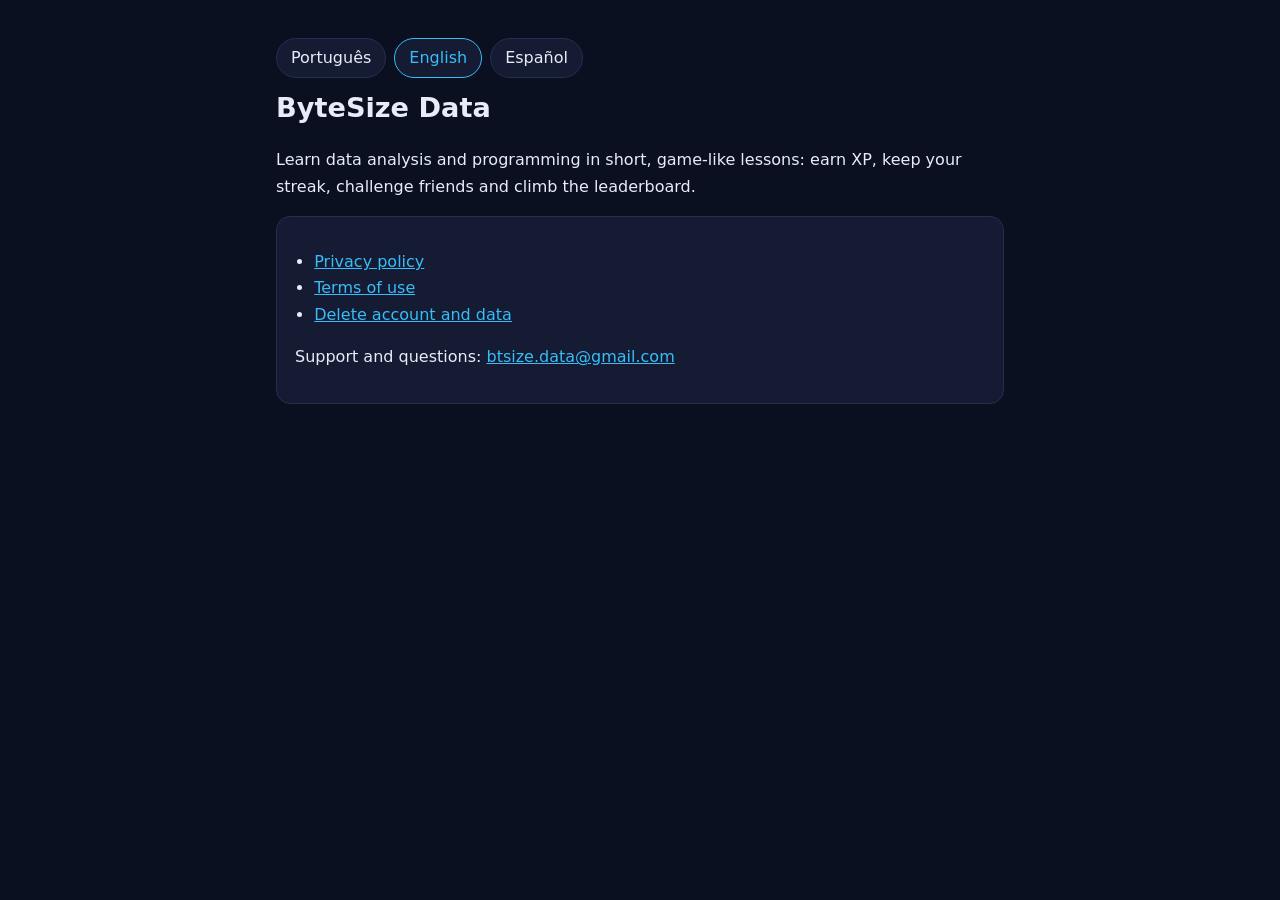
<file: index.html>
<!doctype html>
<html lang="pt">
<head>
<meta charset="utf-8">
<meta name="viewport" content="width=device-width, initial-scale=1">
<title>ByteSize Data</title>
<meta name="description" content="ByteSize Data: aprenda SQL, Python, Excel, estatística e lógica de programação em lições curtas, como um jogo.">
<link rel="stylesheet" href="style.css">
</head>
<body class="nojs">
<main>
<div class="langs" role="group" aria-label="Idioma / Language / Idioma">
  <button data-go="pt" aria-pressed="true">Português</button>
  <button data-go="en" aria-pressed="false">English</button>
  <button data-go="es" aria-pressed="false">Español</button>
</div>

<section data-lang="pt" lang="pt">
<h1>ByteSize Data</h1>
<p>Aprenda análise de dados e programação em lições curtas, como um jogo: ganhe XP, mantenha a sequência, desafie amigos e suba no ranking.</p>
<div class="card">
<ul>
<li><a href="privacy.html">Política de privacidade</a></li>
<li><a href="terms.html">Termos de uso</a></li>
<li><a href="delete-account.html">Excluir conta e dados</a></li>
</ul>
<p>Suporte e dúvidas: <a href="mailto:btsize.data@gmail.com">btsize.data@gmail.com</a></p>
</div>
</section>

<section data-lang="en" lang="en">
<h1>ByteSize Data</h1>
<p>Learn data analysis and programming in short, game-like lessons: earn XP, keep your streak, challenge friends and climb the leaderboard.</p>
<div class="card">
<ul>
<li><a href="privacy.html">Privacy policy</a></li>
<li><a href="terms.html">Terms of use</a></li>
<li><a href="delete-account.html">Delete account and data</a></li>
</ul>
<p>Support and questions: <a href="mailto:btsize.data@gmail.com">btsize.data@gmail.com</a></p>
</div>
</section>

<section data-lang="es" lang="es">
<h1>ByteSize Data</h1>
<p>Aprende análisis de datos y programación en lecciones cortas, como un juego: gana XP, mantén tu racha, desafía a tus amigos y sube en el ranking.</p>
<div class="card">
<ul>
<li><a href="privacy.html">Política de privacidad</a></li>
<li><a href="terms.html">Términos de uso</a></li>
<li><a href="delete-account.html">Eliminar cuenta y datos</a></li>
</ul>
<p>Soporte y consultas: <a href="mailto:btsize.data@gmail.com">btsize.data@gmail.com</a></p>
</div>
</section>
</main>
<script src="lang.js"></script>
</body>
</html>
</file>
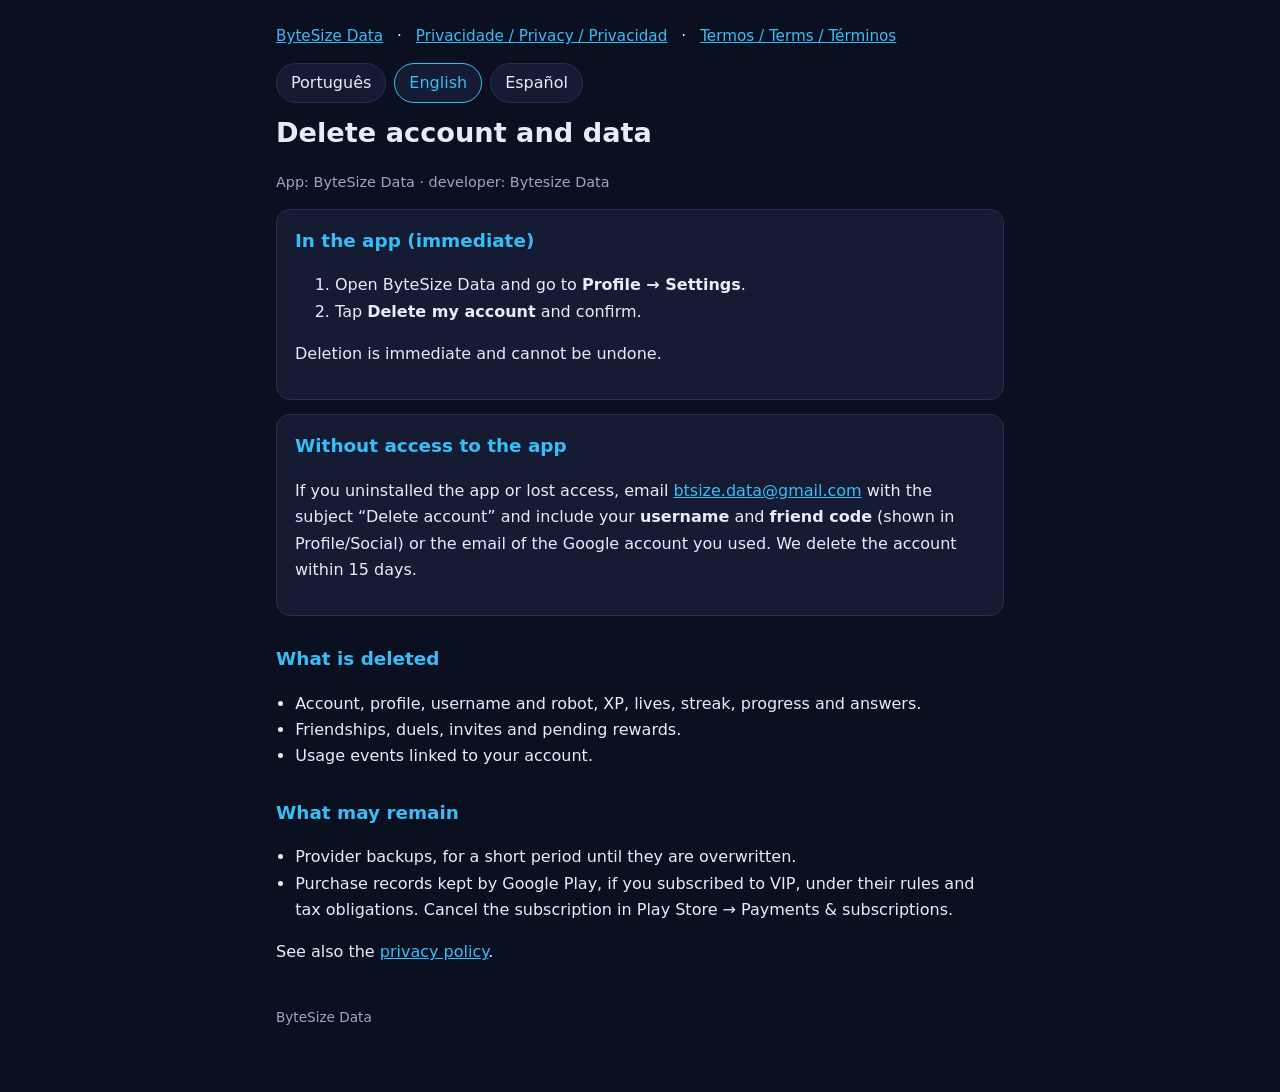
<file: delete-account.html>
<!doctype html>
<html lang="pt">
<head>
<meta charset="utf-8">
<meta name="viewport" content="width=device-width, initial-scale=1">
<title>Excluir conta · ByteSize Data</title>
<meta name="description" content="Como excluir sua conta e seus dados do ByteSize Data / How to delete your account / Cómo eliminar tu cuenta.">
<link rel="stylesheet" href="style.css">
</head>
<body class="nojs">
<main>
<nav class="top"><a href="index.html">ByteSize Data</a> · <a href="privacy.html">Privacidade / Privacy / Privacidad</a> · <a href="terms.html">Termos / Terms / Términos</a></nav>
<div class="langs" role="group" aria-label="Idioma / Language / Idioma">
  <button data-go="pt" aria-pressed="true">Português</button>
  <button data-go="en" aria-pressed="false">English</button>
  <button data-go="es" aria-pressed="false">Español</button>
</div>

<section data-lang="pt" lang="pt">
<h1>Excluir conta e dados</h1>
<p class="muted">App: ByteSize Data · desenvolvedor: Bytesize Data</p>

<div class="card">
<h2 style="margin-top:0">Pelo app (imediato)</h2>
<ol>
<li>Abra o ByteSize Data e entre em <strong>Perfil → Configurações</strong>.</li>
<li>Toque em <strong>Excluir minha conta</strong> e confirme.</li>
</ol>
<p>A exclusão é imediata e não pode ser desfeita.</p>
</div>

<div class="card">
<h2 style="margin-top:0">Sem acesso ao app</h2>
<p>Se você desinstalou o app ou perdeu o acesso, escreva para <a href="mailto:btsize.data@gmail.com">btsize.data@gmail.com</a> com o assunto “Excluir conta” e informe o <strong>nome de usuário</strong> e o <strong>código de amigo</strong> (aparece em Perfil/Social) ou o e-mail da conta Google usada. Apagamos a conta em até 15 dias.</p>
</div>

<h2>O que é apagado</h2>
<ul>
<li>Conta, perfil, nome de usuário e robô, XP, vidas, sequência, progresso e respostas.</li>
<li>Amizades, duelos, convites e recompensas pendentes.</li>
<li>Eventos de uso ligados à sua conta.</li>
</ul>
<h2>O que pode permanecer</h2>
<ul>
<li>Cópias de segurança do provedor, por um curto período até serem substituídas.</li>
<li>Registros de compra mantidos pelo Google Play, se você tiver assinado o VIP, conforme as regras e obrigações fiscais deles. Cancele a assinatura em Play Store → Pagamentos e assinaturas.</li>
</ul>
<p>Veja também a <a href="privacy.html">política de privacidade</a>.</p>
</section>

<section data-lang="en" lang="en">
<h1>Delete account and data</h1>
<p class="muted">App: ByteSize Data · developer: Bytesize Data</p>

<div class="card">
<h2 style="margin-top:0">In the app (immediate)</h2>
<ol>
<li>Open ByteSize Data and go to <strong>Profile → Settings</strong>.</li>
<li>Tap <strong>Delete my account</strong> and confirm.</li>
</ol>
<p>Deletion is immediate and cannot be undone.</p>
</div>

<div class="card">
<h2 style="margin-top:0">Without access to the app</h2>
<p>If you uninstalled the app or lost access, email <a href="mailto:btsize.data@gmail.com">btsize.data@gmail.com</a> with the subject “Delete account” and include your <strong>username</strong> and <strong>friend code</strong> (shown in Profile/Social) or the email of the Google account you used. We delete the account within 15 days.</p>
</div>

<h2>What is deleted</h2>
<ul>
<li>Account, profile, username and robot, XP, lives, streak, progress and answers.</li>
<li>Friendships, duels, invites and pending rewards.</li>
<li>Usage events linked to your account.</li>
</ul>
<h2>What may remain</h2>
<ul>
<li>Provider backups, for a short period until they are overwritten.</li>
<li>Purchase records kept by Google Play, if you subscribed to VIP, under their rules and tax obligations. Cancel the subscription in Play Store → Payments &amp; subscriptions.</li>
</ul>
<p>See also the <a href="privacy.html">privacy policy</a>.</p>
</section>

<section data-lang="es" lang="es">
<h1>Eliminar cuenta y datos</h1>
<p class="muted">App: ByteSize Data · desarrollador: Bytesize Data</p>

<div class="card">
<h2 style="margin-top:0">Desde la app (inmediato)</h2>
<ol>
<li>Abre ByteSize Data y entra en <strong>Perfil → Ajustes</strong>.</li>
<li>Toca <strong>Eliminar mi cuenta</strong> y confirma.</li>
</ol>
<p>La eliminación es inmediata y no se puede deshacer.</p>
</div>

<div class="card">
<h2 style="margin-top:0">Sin acceso a la app</h2>
<p>Si desinstalaste la app o perdiste el acceso, escribe a <a href="mailto:btsize.data@gmail.com">btsize.data@gmail.com</a> con el asunto “Eliminar cuenta” e indica tu <strong>nombre de usuario</strong> y tu <strong>código de amigo</strong> (aparece en Perfil/Social) o el correo de la cuenta de Google usada. Eliminamos la cuenta en un máximo de 15 días.</p>
</div>

<h2>Qué se elimina</h2>
<ul>
<li>Cuenta, perfil, nombre de usuario y robot, XP, vidas, racha, progreso y respuestas.</li>
<li>Amistades, duelos, invitaciones y recompensas pendientes.</li>
<li>Eventos de uso vinculados a tu cuenta.</li>
</ul>
<h2>Qué puede permanecer</h2>
<ul>
<li>Copias de seguridad del proveedor, por un breve período hasta ser reemplazadas.</li>
<li>Registros de compra que conserva Google Play, si te suscribiste al VIP, según sus reglas y obligaciones fiscales. Cancela la suscripción en Play Store → Pagos y suscripciones.</li>
</ul>
<p>Consulta también la <a href="privacy.html">política de privacidad</a>.</p>
</section>

<footer>ByteSize Data</footer>
</main>
<script src="lang.js"></script>
</body>
</html>
</file>
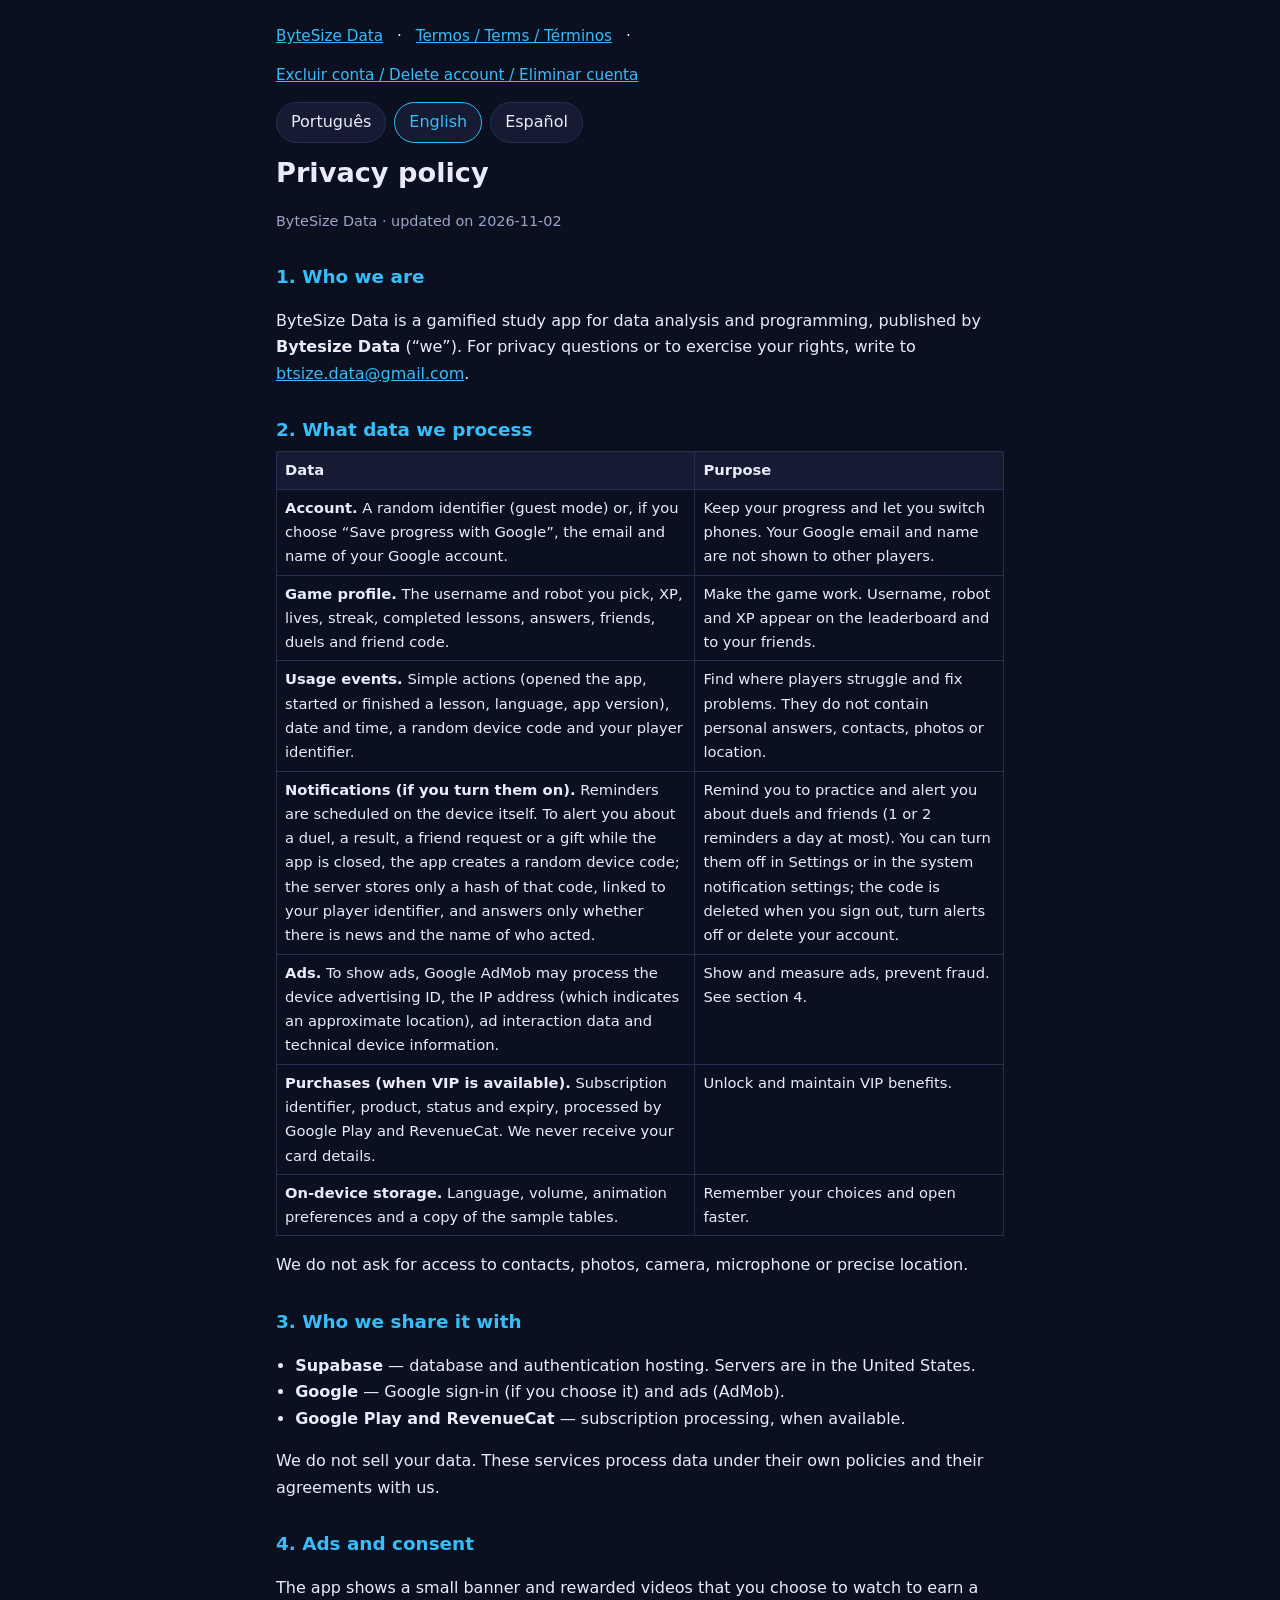
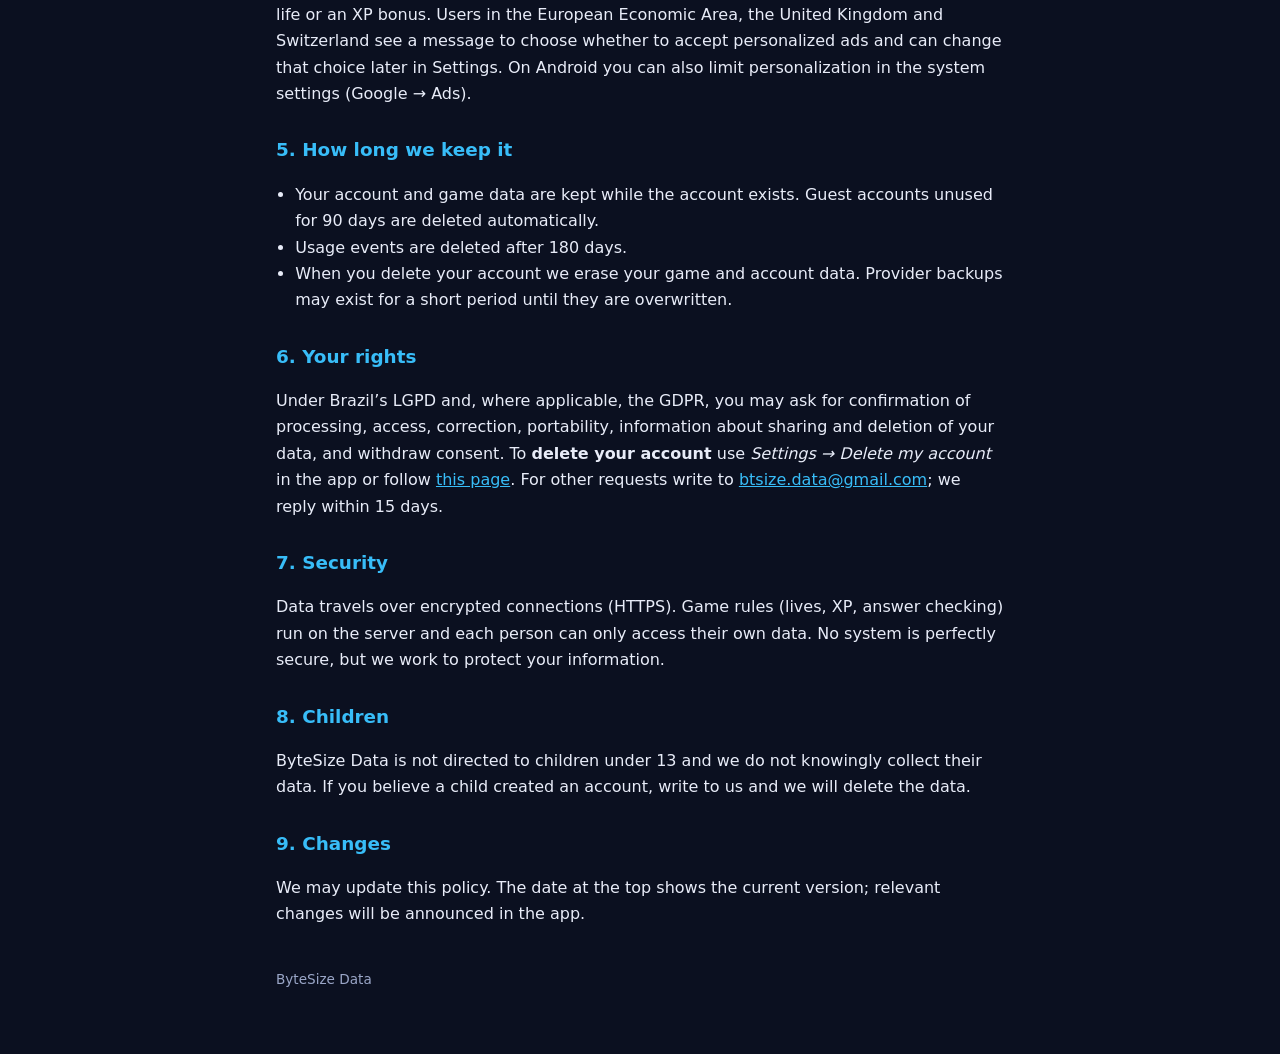
<file: privacy.html>
<!doctype html>
<html lang="pt">
<head>
<meta charset="utf-8">
<meta name="viewport" content="width=device-width, initial-scale=1">
<title>Privacidade · ByteSize Data</title>
<meta name="description" content="Política de privacidade do app ByteSize Data / Privacy policy / Política de privacidad.">
<link rel="stylesheet" href="style.css">
</head>
<body class="nojs">
<main>
<nav class="top"><a href="index.html">ByteSize Data</a> · <a href="terms.html">Termos / Terms / Términos</a> · <a href="delete-account.html">Excluir conta / Delete account / Eliminar cuenta</a></nav>
<div class="langs" role="group" aria-label="Idioma / Language / Idioma">
  <button data-go="pt" aria-pressed="true">Português</button>
  <button data-go="en" aria-pressed="false">English</button>
  <button data-go="es" aria-pressed="false">Español</button>
</div>

<!-- ============================== PORTUGUÊS ============================== -->
<section data-lang="pt" lang="pt">
<h1>Política de privacidade</h1>
<p class="muted">ByteSize Data · atualizada em 02/11/2026</p>

<h2>1. Quem somos</h2>
<p>O ByteSize Data é um aplicativo de estudo gamificado de análise de dados e programação, publicado por <strong>Bytesize Data</strong> (“nós”). Para falar sobre privacidade ou exercer seus direitos, escreva para <a href="mailto:btsize.data@gmail.com">btsize.data@gmail.com</a>.</p>

<h2>2. Quais dados tratamos</h2>
<table>
<tr><th>Dado</th><th>Para quê</th></tr>
<tr><td><strong>Conta.</strong> Um identificador aleatório (modo convidado) ou, se você escolher “Salvar progresso com Google”, o e-mail e o nome da sua conta Google.</td><td>Guardar seu progresso e permitir que você troque de celular. O e-mail e o nome do Google não aparecem para outros jogadores.</td></tr>
<tr><td><strong>Perfil do jogo.</strong> Nome de usuário e robô que você escolhe, XP, vidas, sequência de dias, lições feitas, respostas, amigos, duelos e código de amigo.</td><td>Fazer o jogo funcionar. Nome de usuário, robô e XP aparecem no ranking e para seus amigos.</td></tr>
<tr><td><strong>Eventos de uso.</strong> Ações simples (abriu o app, começou ou terminou uma lição, idioma, versão do app), a data e hora, um código aleatório do aparelho e o seu identificador de jogador.</td><td>Descobrir onde os jogadores têm dificuldade e corrigir problemas. Não contêm o conteúdo das suas respostas pessoais nem dados de contatos, fotos ou localização.</td></tr>
<tr><td><strong>Notificações (se você ativar).</strong> Os lembretes são agendados no próprio aparelho. Para avisar de duelo, resultado, pedido de amizade ou presente com o app fechado, o app gera um código aleatório do aparelho; o servidor guarda só um resumo (hash) desse código, ligado ao seu identificador de jogador, e responde apenas se há novidade e o nome de quem agiu.</td><td>Lembrar você de praticar e avisar de duelos e amigos (no máximo 1 ou 2 lembretes por dia). Você desliga em Configurações ou nas notificações do sistema; o código é apagado ao sair da conta, desligar os avisos ou excluir a conta.</td></tr>
<tr><td><strong>Anúncios.</strong> Para exibir anúncios, o Google AdMob pode tratar o ID de publicidade do aparelho, o endereço IP (que indica uma localização aproximada), dados de interação com anúncios e informações técnicas do aparelho.</td><td>Exibir e medir anúncios, evitar fraude. Veja a seção 4.</td></tr>
<tr><td><strong>Compras (quando o VIP estiver disponível).</strong> Identificador da assinatura, produto, status e validade, tratados pelo Google Play e pelo RevenueCat. Não recebemos os dados do seu cartão.</td><td>Liberar e manter os benefícios do VIP.</td></tr>
<tr><td><strong>Armazenamento no aparelho.</strong> Idioma, volume, preferências de animação e uma cópia das tabelas de exemplo.</td><td>Lembrar suas escolhas e abrir mais rápido.</td></tr>
</table>
<p>Não pedimos acesso a contatos, fotos, câmera, microfone ou localização precisa.</p>

<h2>3. Com quem compartilhamos</h2>
<ul>
<li><strong>Supabase</strong> — hospedagem do banco de dados e da autenticação. Os servidores ficam nos Estados Unidos.</li>
<li><strong>Google</strong> — login com Google (se você escolher) e anúncios (AdMob).</li>
<li><strong>Google Play e RevenueCat</strong> — processamento de assinaturas, quando disponíveis.</li>
</ul>
<p>Não vendemos seus dados. Esses serviços tratam os dados conforme as próprias políticas e contratos conosco.</p>

<h2>4. Anúncios e consentimento</h2>
<p>O app mostra um banner discreto e vídeos premiados, que você escolhe assistir para ganhar uma vida ou um bônus de XP. Usuários no Espaço Econômico Europeu, no Reino Unido e na Suíça veem uma mensagem para escolher se aceitam anúncios personalizados e podem mudar essa escolha depois em Configurações. No Android você também pode limitar a personalização nas configurações do sistema (Google → Anúncios).</p>

<h2>5. Por quanto tempo guardamos</h2>
<ul>
<li>Seus dados de conta e de jogo ficam enquanto a conta existir. Contas de convidado sem uso por 90 dias são apagadas automaticamente.</li>
<li>Eventos de uso são apagados depois de 180 dias.</li>
<li>Ao excluir a conta, apagamos seus dados de jogo e de conta. Cópias de segurança do provedor podem existir por um curto período até serem substituídas.</li>
</ul>

<h2>6. Seus direitos</h2>
<p>Conforme a LGPD (Lei 13.709/2018) e, quando aplicável, o GDPR, você pode pedir confirmação do tratamento, acesso, correção, portabilidade, informação sobre compartilhamento e a exclusão dos seus dados, além de retirar um consentimento. Para <strong>excluir a conta</strong> use <em>Configurações → Excluir minha conta</em> no app ou siga <a href="delete-account.html">esta página</a>. Para os demais pedidos escreva para <a href="mailto:btsize.data@gmail.com">btsize.data@gmail.com</a>; respondemos em até 15 dias.</p>

<h2>7. Segurança</h2>
<p>Os dados trafegam por conexão criptografada (HTTPS). As regras do jogo (vidas, XP, correção das respostas) ficam no servidor, e cada pessoa só acessa os próprios dados. Nenhum sistema é totalmente seguro, mas trabalhamos para proteger suas informações.</p>

<h2>8. Crianças</h2>
<p>O ByteSize Data não é direcionado a menores de 13 anos e não coletamos dados de crianças de forma intencional. Se você acredita que um menor criou uma conta, escreva para nós e apagaremos os dados.</p>

<h2>9. Mudanças</h2>
<p>Podemos atualizar esta política. A data no topo mostra a versão em vigor; mudanças relevantes serão avisadas no app.</p>
</section>

<!-- ============================== ENGLISH ============================== -->
<section data-lang="en" lang="en">
<h1>Privacy policy</h1>
<p class="muted">ByteSize Data · updated on 2026-11-02</p>

<h2>1. Who we are</h2>
<p>ByteSize Data is a gamified study app for data analysis and programming, published by <strong>Bytesize Data</strong> (“we”). For privacy questions or to exercise your rights, write to <a href="mailto:btsize.data@gmail.com">btsize.data@gmail.com</a>.</p>

<h2>2. What data we process</h2>
<table>
<tr><th>Data</th><th>Purpose</th></tr>
<tr><td><strong>Account.</strong> A random identifier (guest mode) or, if you choose “Save progress with Google”, the email and name of your Google account.</td><td>Keep your progress and let you switch phones. Your Google email and name are not shown to other players.</td></tr>
<tr><td><strong>Game profile.</strong> The username and robot you pick, XP, lives, streak, completed lessons, answers, friends, duels and friend code.</td><td>Make the game work. Username, robot and XP appear on the leaderboard and to your friends.</td></tr>
<tr><td><strong>Usage events.</strong> Simple actions (opened the app, started or finished a lesson, language, app version), date and time, a random device code and your player identifier.</td><td>Find where players struggle and fix problems. They do not contain personal answers, contacts, photos or location.</td></tr>
<tr><td><strong>Notifications (if you turn them on).</strong> Reminders are scheduled on the device itself. To alert you about a duel, a result, a friend request or a gift while the app is closed, the app creates a random device code; the server stores only a hash of that code, linked to your player identifier, and answers only whether there is news and the name of who acted.</td><td>Remind you to practice and alert you about duels and friends (1 or 2 reminders a day at most). You can turn them off in Settings or in the system notification settings; the code is deleted when you sign out, turn alerts off or delete your account.</td></tr>
<tr><td><strong>Ads.</strong> To show ads, Google AdMob may process the device advertising ID, the IP address (which indicates an approximate location), ad interaction data and technical device information.</td><td>Show and measure ads, prevent fraud. See section 4.</td></tr>
<tr><td><strong>Purchases (when VIP is available).</strong> Subscription identifier, product, status and expiry, processed by Google Play and RevenueCat. We never receive your card details.</td><td>Unlock and maintain VIP benefits.</td></tr>
<tr><td><strong>On-device storage.</strong> Language, volume, animation preferences and a copy of the sample tables.</td><td>Remember your choices and open faster.</td></tr>
</table>
<p>We do not ask for access to contacts, photos, camera, microphone or precise location.</p>

<h2>3. Who we share it with</h2>
<ul>
<li><strong>Supabase</strong> — database and authentication hosting. Servers are in the United States.</li>
<li><strong>Google</strong> — Google sign-in (if you choose it) and ads (AdMob).</li>
<li><strong>Google Play and RevenueCat</strong> — subscription processing, when available.</li>
</ul>
<p>We do not sell your data. These services process data under their own policies and their agreements with us.</p>

<h2>4. Ads and consent</h2>
<p>The app shows a small banner and rewarded videos that you choose to watch to earn a life or an XP bonus. Users in the European Economic Area, the United Kingdom and Switzerland see a message to choose whether to accept personalized ads and can change that choice later in Settings. On Android you can also limit personalization in the system settings (Google → Ads).</p>

<h2>5. How long we keep it</h2>
<ul>
<li>Your account and game data are kept while the account exists. Guest accounts unused for 90 days are deleted automatically.</li>
<li>Usage events are deleted after 180 days.</li>
<li>When you delete your account we erase your game and account data. Provider backups may exist for a short period until they are overwritten.</li>
</ul>

<h2>6. Your rights</h2>
<p>Under Brazil’s LGPD and, where applicable, the GDPR, you may ask for confirmation of processing, access, correction, portability, information about sharing and deletion of your data, and withdraw consent. To <strong>delete your account</strong> use <em>Settings → Delete my account</em> in the app or follow <a href="delete-account.html">this page</a>. For other requests write to <a href="mailto:btsize.data@gmail.com">btsize.data@gmail.com</a>; we reply within 15 days.</p>

<h2>7. Security</h2>
<p>Data travels over encrypted connections (HTTPS). Game rules (lives, XP, answer checking) run on the server and each person can only access their own data. No system is perfectly secure, but we work to protect your information.</p>

<h2>8. Children</h2>
<p>ByteSize Data is not directed to children under 13 and we do not knowingly collect their data. If you believe a child created an account, write to us and we will delete the data.</p>

<h2>9. Changes</h2>
<p>We may update this policy. The date at the top shows the current version; relevant changes will be announced in the app.</p>
</section>

<!-- ============================== ESPAÑOL ============================== -->
<section data-lang="es" lang="es">
<h1>Política de privacidad</h1>
<p class="muted">ByteSize Data · actualizada el 02/11/2026</p>

<h2>1. Quiénes somos</h2>
<p>ByteSize Data es una aplicación de estudio gamificada de análisis de datos y programación, publicada por <strong>Bytesize Data</strong> (“nosotros”). Para consultas de privacidad o para ejercer tus derechos escribe a <a href="mailto:btsize.data@gmail.com">btsize.data@gmail.com</a>.</p>

<h2>2. Qué datos tratamos</h2>
<table>
<tr><th>Dato</th><th>Para qué</th></tr>
<tr><td><strong>Cuenta.</strong> Un identificador aleatorio (modo invitado) o, si eliges “Guardar progreso con Google”, el correo y el nombre de tu cuenta de Google.</td><td>Guardar tu progreso y permitirte cambiar de teléfono. El correo y el nombre de Google no se muestran a otros jugadores.</td></tr>
<tr><td><strong>Perfil del juego.</strong> El nombre de usuario y el robot que eliges, XP, vidas, racha de días, lecciones hechas, respuestas, amigos, duelos y código de amigo.</td><td>Hacer funcionar el juego. El nombre de usuario, el robot y el XP aparecen en el ranking y para tus amigos.</td></tr>
<tr><td><strong>Eventos de uso.</strong> Acciones simples (abrió la app, empezó o terminó una lección, idioma, versión de la app), fecha y hora, un código aleatorio del dispositivo y tu identificador de jugador.</td><td>Descubrir dónde los jugadores tienen dificultades y corregir problemas. No incluyen respuestas personales, contactos, fotos ni ubicación.</td></tr>
<tr><td><strong>Notificaciones (si las activas).</strong> Los recordatorios se programan en el propio dispositivo. Para avisarte de un duelo, un resultado, una solicitud de amistad o un regalo con la app cerrada, la app genera un código aleatorio del dispositivo; el servidor guarda solo un resumen (hash) de ese código, vinculado a tu identificador de jugador, y responde únicamente si hay novedades y el nombre de quien actuó.</td><td>Recordarte practicar y avisarte de duelos y amigos (máximo 1 o 2 recordatorios al día). Puedes apagarlos en Ajustes o en las notificaciones del sistema; el código se borra al cerrar sesión, apagar los avisos o eliminar la cuenta.</td></tr>
<tr><td><strong>Anuncios.</strong> Para mostrar anuncios, Google AdMob puede tratar el ID de publicidad del dispositivo, la dirección IP (que indica una ubicación aproximada), datos de interacción con anuncios e información técnica del dispositivo.</td><td>Mostrar y medir anuncios, prevenir fraude. Ver la sección 4.</td></tr>
<tr><td><strong>Compras (cuando el VIP esté disponible).</strong> Identificador de la suscripción, producto, estado y vencimiento, tratados por Google Play y RevenueCat. Nunca recibimos los datos de tu tarjeta.</td><td>Activar y mantener los beneficios del VIP.</td></tr>
<tr><td><strong>Almacenamiento en el dispositivo.</strong> Idioma, volumen, preferencias de animación y una copia de las tablas de ejemplo.</td><td>Recordar tus elecciones y abrir más rápido.</td></tr>
</table>
<p>No pedimos acceso a contactos, fotos, cámara, micrófono ni ubicación precisa.</p>

<h2>3. Con quién lo compartimos</h2>
<ul>
<li><strong>Supabase</strong> — alojamiento de la base de datos y la autenticación. Los servidores están en Estados Unidos.</li>
<li><strong>Google</strong> — inicio de sesión con Google (si lo eliges) y anuncios (AdMob).</li>
<li><strong>Google Play y RevenueCat</strong> — procesamiento de suscripciones, cuando estén disponibles.</li>
</ul>
<p>No vendemos tus datos. Estos servicios tratan los datos según sus propias políticas y sus contratos con nosotros.</p>

<h2>4. Anuncios y consentimiento</h2>
<p>La app muestra un banner discreto y videos con recompensa que tú eliges ver para ganar una vida o un bono de XP. Los usuarios del Espacio Económico Europeo, el Reino Unido y Suiza ven un mensaje para elegir si aceptan anuncios personalizados y pueden cambiar esa elección después en Ajustes. En Android también puedes limitar la personalización en los ajustes del sistema (Google → Anuncios).</p>

<h2>5. Cuánto tiempo los conservamos</h2>
<ul>
<li>Los datos de tu cuenta y del juego se conservan mientras la cuenta exista. Las cuentas de invitado sin uso durante 90 días se eliminan automáticamente.</li>
<li>Los eventos de uso se eliminan después de 180 días.</li>
<li>Al eliminar tu cuenta borramos tus datos de juego y de cuenta. Las copias de seguridad del proveedor pueden existir por un breve período hasta ser reemplazadas.</li>
</ul>

<h2>6. Tus derechos</h2>
<p>Según la LGPD de Brasil y, cuando corresponda, el RGPD, puedes pedir confirmación del tratamiento, acceso, corrección, portabilidad, información sobre el intercambio y la eliminación de tus datos, y retirar un consentimiento. Para <strong>eliminar la cuenta</strong> usa <em>Ajustes → Eliminar mi cuenta</em> en la app o sigue <a href="delete-account.html">esta página</a>. Para otras solicitudes escribe a <a href="mailto:btsize.data@gmail.com">btsize.data@gmail.com</a>; respondemos en un máximo de 15 días.</p>

<h2>7. Seguridad</h2>
<p>Los datos viajan por conexiones cifradas (HTTPS). Las reglas del juego (vidas, XP, corrección de respuestas) se ejecutan en el servidor y cada persona solo accede a sus propios datos. Ningún sistema es totalmente seguro, pero trabajamos para proteger tu información.</p>

<h2>8. Menores</h2>
<p>ByteSize Data no está dirigido a menores de 13 años y no recopilamos sus datos de forma intencional. Si crees que un menor creó una cuenta, escríbenos y eliminaremos los datos.</p>

<h2>9. Cambios</h2>
<p>Podemos actualizar esta política. La fecha de arriba indica la versión vigente; los cambios relevantes se avisarán en la app.</p>
</section>

<footer>ByteSize Data</footer>
</main>
<script src="lang.js"></script>
</body>
</html>
</file>
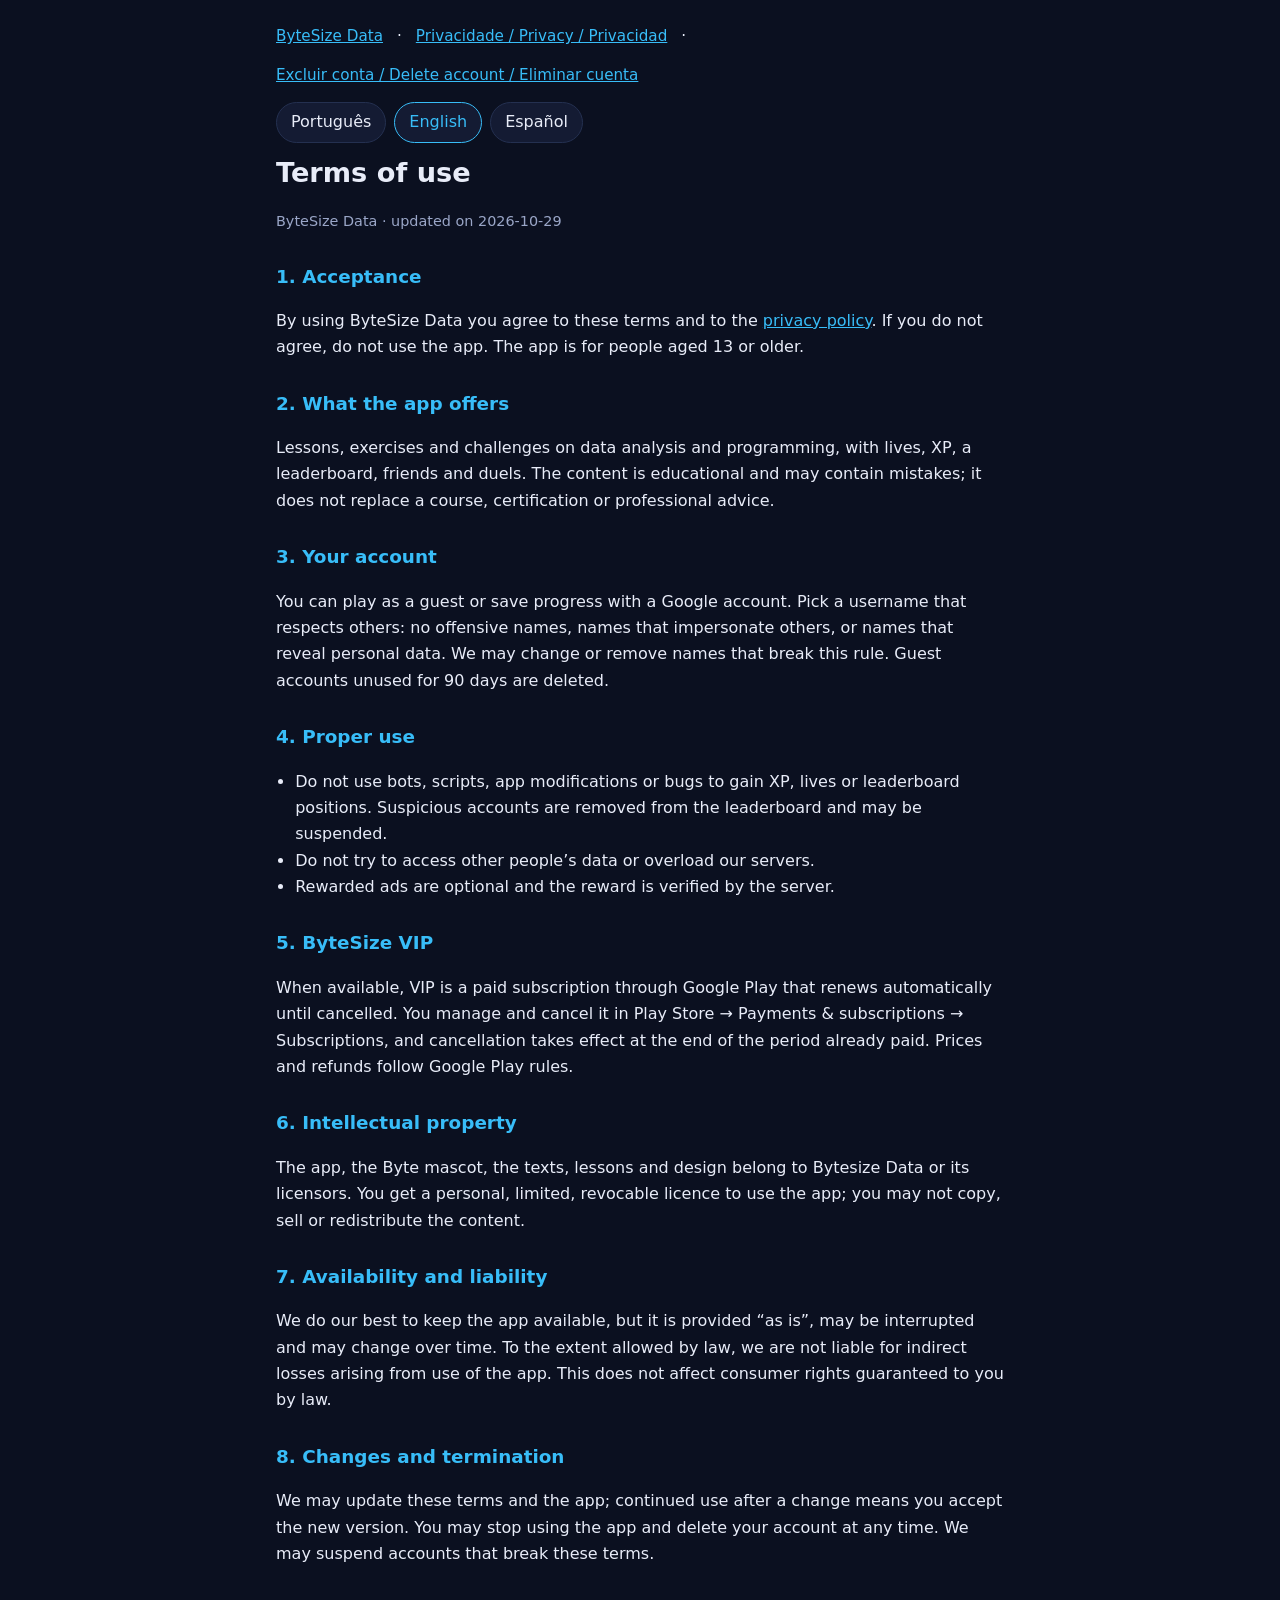
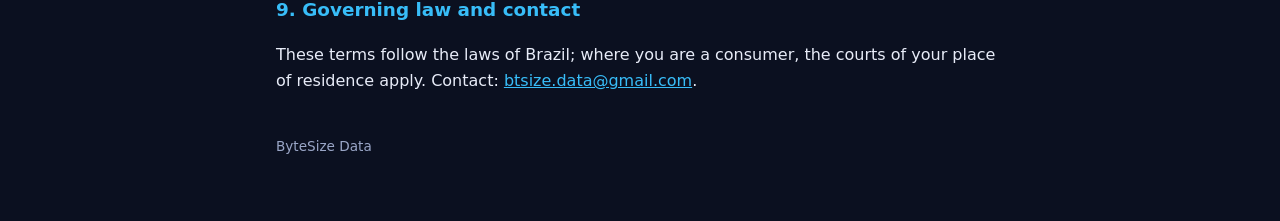
<file: terms.html>
<!doctype html>
<html lang="pt">
<head>
<meta charset="utf-8">
<meta name="viewport" content="width=device-width, initial-scale=1">
<title>Termos de uso · ByteSize Data</title>
<meta name="description" content="Termos de uso do app ByteSize Data / Terms of use / Términos de uso.">
<link rel="stylesheet" href="style.css">
</head>
<body class="nojs">
<main>
<nav class="top"><a href="index.html">ByteSize Data</a> · <a href="privacy.html">Privacidade / Privacy / Privacidad</a> · <a href="delete-account.html">Excluir conta / Delete account / Eliminar cuenta</a></nav>
<div class="langs" role="group" aria-label="Idioma / Language / Idioma">
  <button data-go="pt" aria-pressed="true">Português</button>
  <button data-go="en" aria-pressed="false">English</button>
  <button data-go="es" aria-pressed="false">Español</button>
</div>

<section data-lang="pt" lang="pt">
<h1>Termos de uso</h1>
<p class="muted">ByteSize Data · atualizados em 29/10/2026</p>

<h2>1. Aceite</h2>
<p>Ao usar o ByteSize Data você concorda com estes termos e com a <a href="privacy.html">política de privacidade</a>. Se não concordar, não use o app. O app é para maiores de 13 anos.</p>

<h2>2. O que o app oferece</h2>
<p>Lições, exercícios e desafios de análise de dados e programação, com vidas, XP, ranking, amigos e duelos. O conteúdo é educativo e pode conter erros; não substitui curso, certificação ou orientação profissional.</p>

<h2>3. Sua conta</h2>
<p>Você pode jogar como convidado ou salvar o progresso com uma conta Google. Escolha um nome de usuário que respeite os outros: não use nomes ofensivos, que imitem terceiros ou que revelem dados pessoais. Podemos alterar ou remover nomes que violem esta regra. Contas de convidado sem uso por 90 dias são apagadas.</p>

<h2>4. Uso correto</h2>
<ul>
<li>Não use robôs, scripts, modificações do app ou falhas para ganhar XP, vidas ou posições no ranking. Contas suspeitas saem do ranking e podem ser suspensas.</li>
<li>Não tente acessar dados de outras pessoas nem sobrecarregar os servidores.</li>
<li>Os anúncios premiados são opcionais e a recompensa é conferida pelo servidor.</li>
</ul>

<h2>5. ByteSize VIP</h2>
<p>Quando estiver disponível, o VIP é uma assinatura paga pelo Google Play que renova automaticamente até ser cancelada. Você gerencia e cancela em Play Store → Pagamentos e assinaturas → Assinaturas, e o cancelamento vale a partir do fim do período já pago. Preços e reembolsos seguem as regras do Google Play.</p>

<h2>6. Propriedade intelectual</h2>
<p>O app, o mascote Byte, os textos, as lições e o design pertencem a Bytesize Data ou a seus licenciantes. Você recebe uma licença pessoal, limitada e revogável para usar o app; não pode copiar, vender ou redistribuir o conteúdo.</p>

<h2>7. Disponibilidade e responsabilidade</h2>
<p>Fazemos o possível para manter o app disponível, mas ele é oferecido “como está”, pode ter interrupções e mudar ao longo do tempo. Na extensão permitida pela lei, não nos responsabilizamos por perdas indiretas decorrentes do uso do app. Isso não afeta direitos que a lei do consumidor garante a você.</p>

<h2>8. Mudanças e encerramento</h2>
<p>Podemos atualizar estes termos e o app; o uso após a mudança significa que você aceita a nova versão. Você pode parar de usar o app e excluir a conta quando quiser. Podemos suspender contas que violem estes termos.</p>

<h2>9. Lei aplicável e contato</h2>
<p>Estes termos seguem as leis do Brasil, e o foro é o do seu domicílio quando você for consumidor. Contato: <a href="mailto:btsize.data@gmail.com">btsize.data@gmail.com</a>.</p>
</section>

<section data-lang="en" lang="en">
<h1>Terms of use</h1>
<p class="muted">ByteSize Data · updated on 2026-10-29</p>

<h2>1. Acceptance</h2>
<p>By using ByteSize Data you agree to these terms and to the <a href="privacy.html">privacy policy</a>. If you do not agree, do not use the app. The app is for people aged 13 or older.</p>

<h2>2. What the app offers</h2>
<p>Lessons, exercises and challenges on data analysis and programming, with lives, XP, a leaderboard, friends and duels. The content is educational and may contain mistakes; it does not replace a course, certification or professional advice.</p>

<h2>3. Your account</h2>
<p>You can play as a guest or save progress with a Google account. Pick a username that respects others: no offensive names, names that impersonate others, or names that reveal personal data. We may change or remove names that break this rule. Guest accounts unused for 90 days are deleted.</p>

<h2>4. Proper use</h2>
<ul>
<li>Do not use bots, scripts, app modifications or bugs to gain XP, lives or leaderboard positions. Suspicious accounts are removed from the leaderboard and may be suspended.</li>
<li>Do not try to access other people’s data or overload our servers.</li>
<li>Rewarded ads are optional and the reward is verified by the server.</li>
</ul>

<h2>5. ByteSize VIP</h2>
<p>When available, VIP is a paid subscription through Google Play that renews automatically until cancelled. You manage and cancel it in Play Store → Payments &amp; subscriptions → Subscriptions, and cancellation takes effect at the end of the period already paid. Prices and refunds follow Google Play rules.</p>

<h2>6. Intellectual property</h2>
<p>The app, the Byte mascot, the texts, lessons and design belong to Bytesize Data or its licensors. You get a personal, limited, revocable licence to use the app; you may not copy, sell or redistribute the content.</p>

<h2>7. Availability and liability</h2>
<p>We do our best to keep the app available, but it is provided “as is”, may be interrupted and may change over time. To the extent allowed by law, we are not liable for indirect losses arising from use of the app. This does not affect consumer rights guaranteed to you by law.</p>

<h2>8. Changes and termination</h2>
<p>We may update these terms and the app; continued use after a change means you accept the new version. You may stop using the app and delete your account at any time. We may suspend accounts that break these terms.</p>

<h2>9. Governing law and contact</h2>
<p>These terms follow the laws of Brazil; where you are a consumer, the courts of your place of residence apply. Contact: <a href="mailto:btsize.data@gmail.com">btsize.data@gmail.com</a>.</p>
</section>

<section data-lang="es" lang="es">
<h1>Términos de uso</h1>
<p class="muted">ByteSize Data · actualizados el 29/10/2026</p>

<h2>1. Aceptación</h2>
<p>Al usar ByteSize Data aceptas estos términos y la <a href="privacy.html">política de privacidad</a>. Si no estás de acuerdo, no uses la app. La app es para mayores de 13 años.</p>

<h2>2. Qué ofrece la app</h2>
<p>Lecciones, ejercicios y desafíos de análisis de datos y programación, con vidas, XP, ranking, amigos y duelos. El contenido es educativo y puede contener errores; no reemplaza un curso, una certificación ni asesoría profesional.</p>

<h2>3. Tu cuenta</h2>
<p>Puedes jugar como invitado o guardar el progreso con una cuenta de Google. Elige un nombre de usuario que respete a los demás: sin nombres ofensivos, que suplanten a otras personas o que revelen datos personales. Podemos cambiar o quitar nombres que incumplan esta regla. Las cuentas de invitado sin uso durante 90 días se eliminan.</p>

<h2>4. Uso correcto</h2>
<ul>
<li>No uses robots, scripts, modificaciones de la app ni fallos para ganar XP, vidas o posiciones en el ranking. Las cuentas sospechosas salen del ranking y pueden ser suspendidas.</li>
<li>No intentes acceder a datos de otras personas ni sobrecargar los servidores.</li>
<li>Los anuncios con recompensa son opcionales y el servidor verifica la recompensa.</li>
</ul>

<h2>5. ByteSize VIP</h2>
<p>Cuando esté disponible, el VIP es una suscripción de pago por Google Play que se renueva automáticamente hasta que la canceles. La gestionas y cancelas en Play Store → Pagos y suscripciones → Suscripciones, y la cancelación vale desde el final del período ya pagado. Los precios y reembolsos siguen las reglas de Google Play.</p>

<h2>6. Propiedad intelectual</h2>
<p>La app, la mascota Byte, los textos, las lecciones y el diseño pertenecen a Bytesize Data o a sus licenciantes. Recibes una licencia personal, limitada y revocable para usar la app; no puedes copiar, vender ni redistribuir el contenido.</p>

<h2>7. Disponibilidad y responsabilidad</h2>
<p>Hacemos lo posible por mantener la app disponible, pero se ofrece “tal cual”, puede tener interrupciones y cambiar con el tiempo. En la medida que permita la ley, no respondemos por pérdidas indirectas derivadas del uso de la app. Esto no afecta los derechos de consumidor que la ley te garantiza.</p>

<h2>8. Cambios y terminación</h2>
<p>Podemos actualizar estos términos y la app; seguir usándola tras un cambio significa que aceptas la nueva versión. Puedes dejar de usar la app y eliminar tu cuenta cuando quieras. Podemos suspender cuentas que incumplan estos términos.</p>

<h2>9. Ley aplicable y contacto</h2>
<p>Estos términos se rigen por las leyes de Brasil; si eres consumidor, corresponde el foro de tu domicilio. Contacto: <a href="mailto:btsize.data@gmail.com">btsize.data@gmail.com</a>.</p>
</section>

<footer>ByteSize Data</footer>
</main>
<script src="lang.js"></script>
</body>
</html>
</file>
<file: style.css>
:root {
  --bg: #0b1020;
  --card: #141b33;
  --text: #e8ecf8;
  --muted: #9aa6c7;
  --brand: #38bdf8;
  --line: #243050;
}
* { box-sizing: border-box; }
html { -webkit-text-size-adjust: 100%; }
body {
  margin: 0;
  background: var(--bg);
  color: var(--text);
  font: 16px/1.65 system-ui, -apple-system, "Segoe UI", Roboto, sans-serif;
}
main { max-width: 760px; margin: 0 auto; padding: 24px 16px 64px; }
h1 { font-size: 1.7rem; margin: 8px 0 4px; }
h2 { font-size: 1.15rem; margin: 28px 0 6px; color: var(--brand); }
p, li { color: var(--text); }
.muted { color: var(--muted); font-size: .9rem; }
a { color: var(--brand); }
ul { padding-left: 1.2rem; }
.card { background: var(--card); border: 1px solid var(--line); border-radius: 14px; padding: 16px 18px; margin: 14px 0; }
.langs { display: flex; gap: 8px; margin: 14px 0 6px; flex-wrap: wrap; }
.langs button {
  background: var(--card); color: var(--text); border: 1px solid var(--line);
  border-radius: 999px; padding: 6px 14px; font: inherit; cursor: pointer;
}
.langs button[aria-pressed="true"] { border-color: var(--brand); color: var(--brand); }
nav.top { display: flex; gap: 14px; flex-wrap: wrap; font-size: .95rem; margin-bottom: 6px; }
section[data-lang] { display: none; }
section[data-lang].on { display: block; }
.nojs section[data-lang] { display: block; border-top: 1px solid var(--line); margin-top: 24px; padding-top: 8px; }
footer { margin-top: 40px; color: var(--muted); font-size: .85rem; }
table { border-collapse: collapse; width: 100%; font-size: .92rem; }
th, td { border: 1px solid var(--line); padding: 6px 8px; text-align: left; vertical-align: top; }
th { background: var(--card); }
</file>
